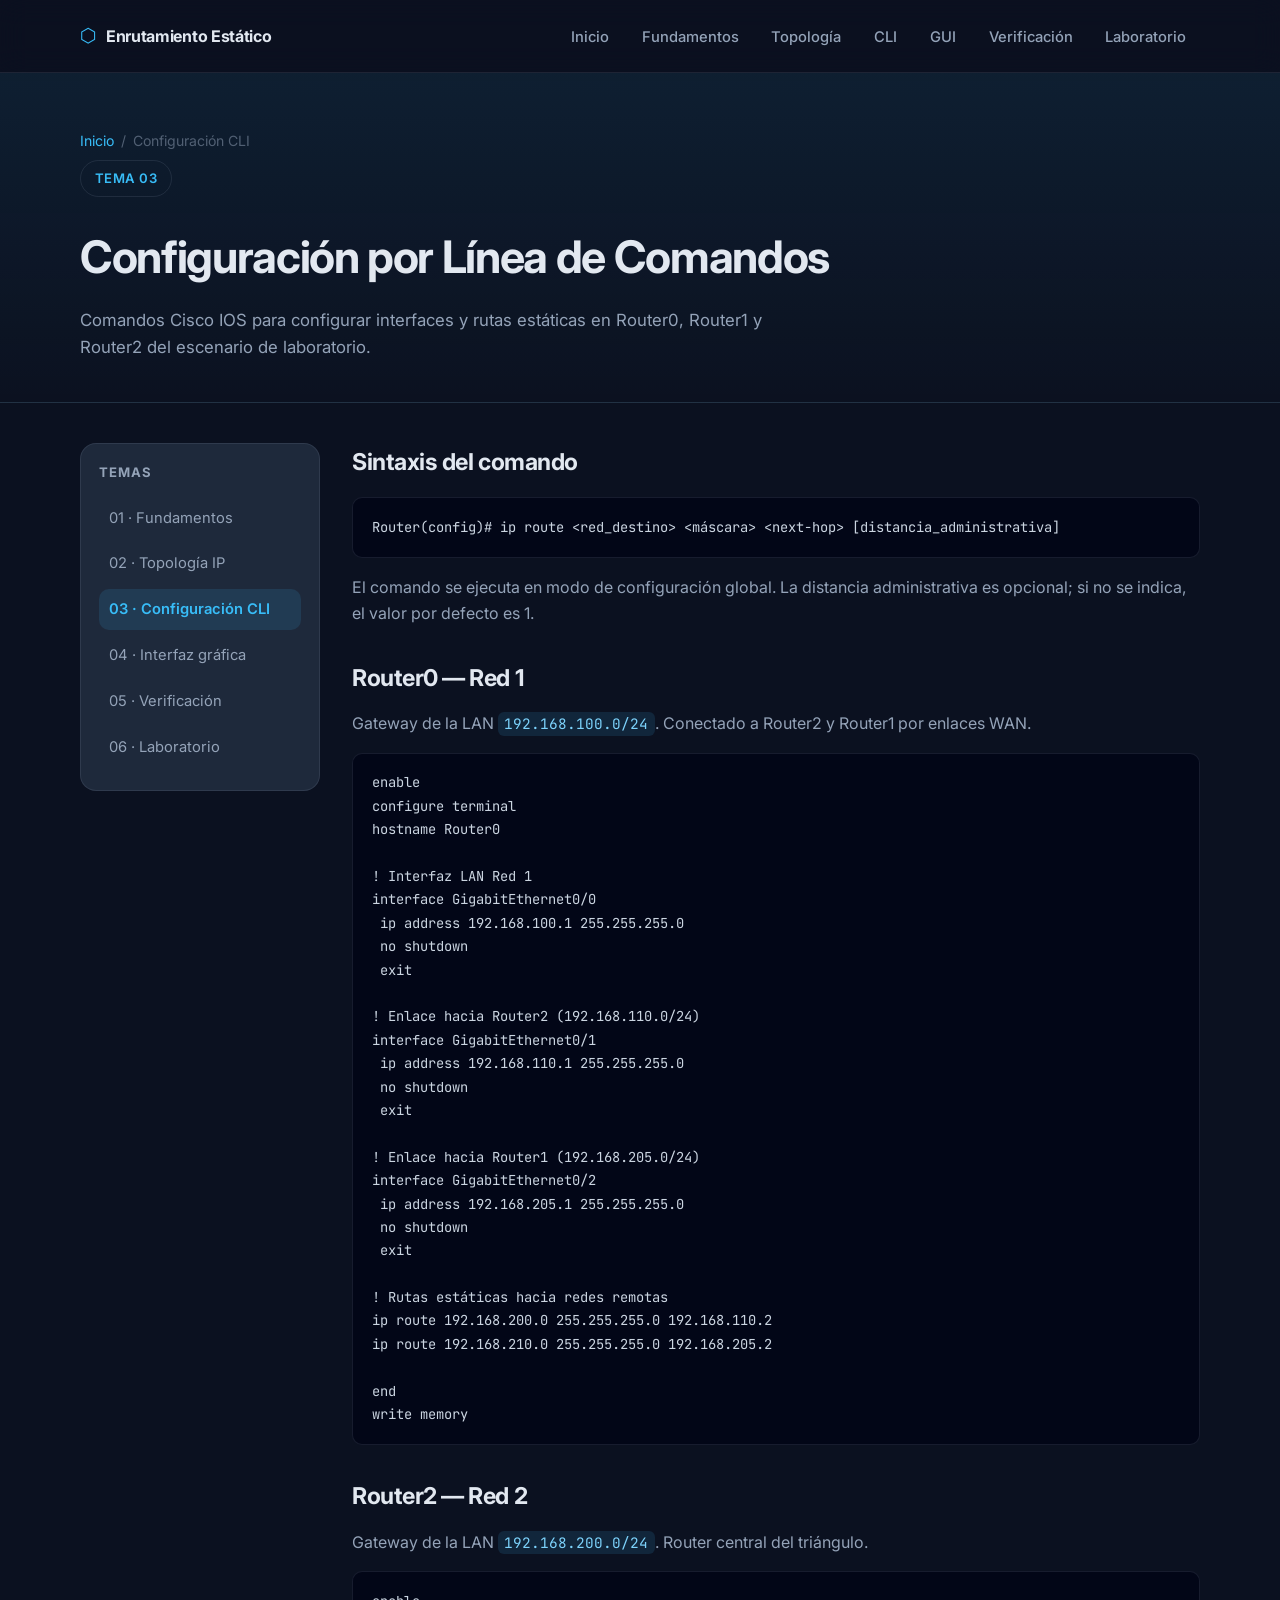
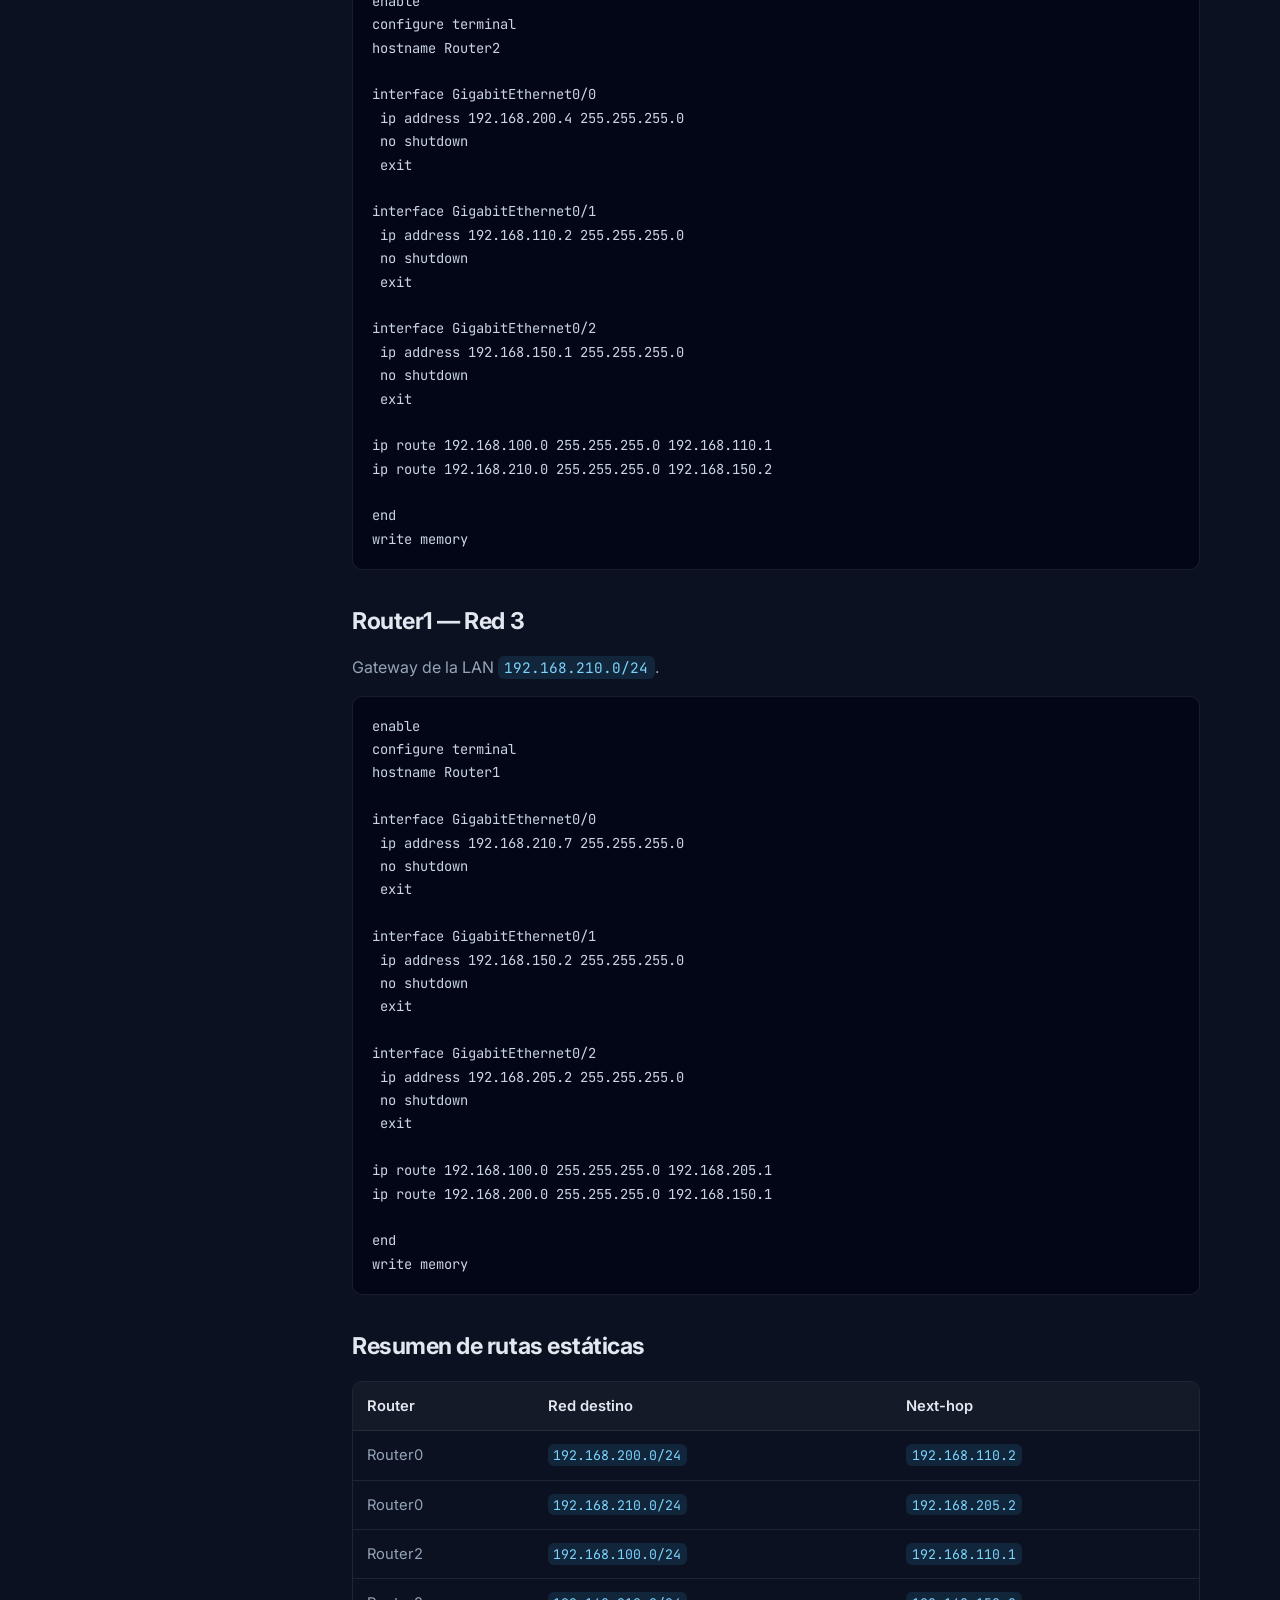
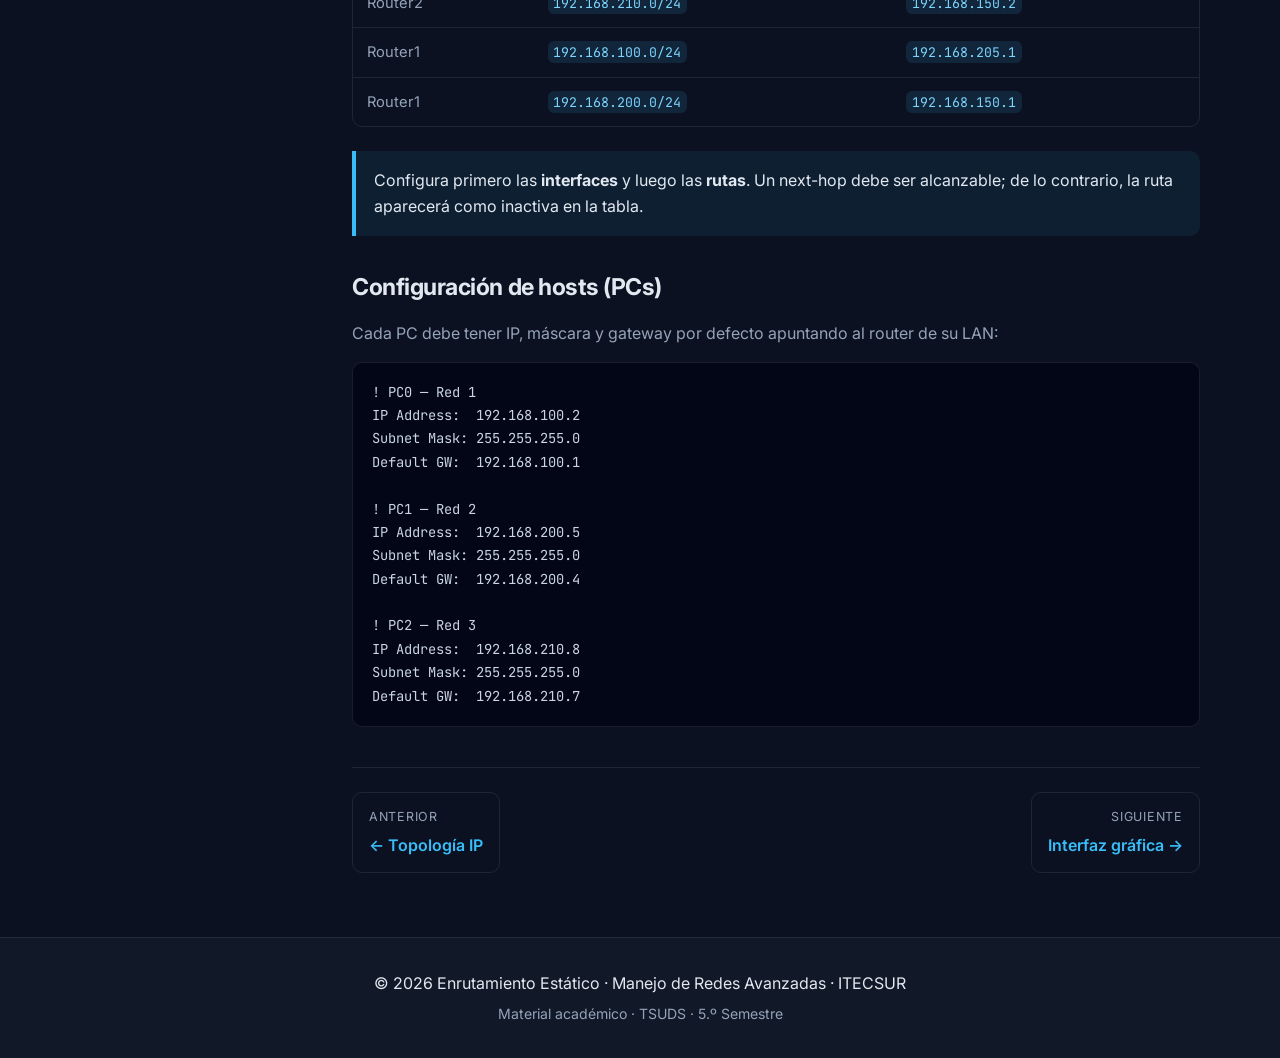
<file: temas/configuracion-cli.html>
<!DOCTYPE html>
<html lang="es">
<head>
  <meta charset="UTF-8">
  <meta name="viewport" content="width=device-width, initial-scale=1.0">
  <meta name="description" content="Configuración de enrutamiento estático por CLI en Cisco IOS para el laboratorio Packet Tracer.">
  <title>Configuración CLI | Enrutamiento Estático</title>
  <link rel="preconnect" href="https://fonts.googleapis.com">
  <link rel="preconnect" href="https://fonts.gstatic.com" crossorigin>
  <link href="https://fonts.googleapis.com/css2?family=Inter:wght@400;500;600;700&family=JetBrains+Mono:wght@400;500&display=swap" rel="stylesheet">
  <link rel="stylesheet" href="../css/styles.css">
</head>
<body>
  <header class="site-header">
    <nav class="nav container">
      <a class="nav__brand" href="../index.html">
        <span class="nav__icon" aria-hidden="true">⬡</span>
        Enrutamiento Estático
      </a>
      <button class="nav__toggle" type="button" aria-label="Abrir menú" aria-expanded="false">
        <span></span><span></span><span></span>
      </button>
      <ul class="nav__links">
        <li><a href="../index.html">Inicio</a></li>
        <li><a href="fundamentos.html">Fundamentos</a></li>
        <li><a href="topologia.html">Topología</a></li>
        <li><a href="configuracion-cli.html">CLI</a></li>
        <li><a href="interfaz-grafica.html">GUI</a></li>
        <li><a href="verificacion.html">Verificación</a></li>
        <li><a href="laboratorio.html">Laboratorio</a></li>
      </ul>
    </nav>
  </header>

  <section class="page-hero">
    <div class="container">
      <nav class="breadcrumb" aria-label="Ruta de navegación">
        <a href="../index.html">Inicio</a>
        <span>/</span>
        <span>Configuración CLI</span>
      </nav>
      <p class="hero__badge">Tema 03</p>
      <h1>Configuración por Línea de Comandos</h1>
      <p class="page-hero__lead">
        Comandos Cisco IOS para configurar interfaces y rutas estáticas en Router0, Router1 y Router2
        del escenario de laboratorio.
      </p>
    </div>
  </section>

  <div class="container page-layout">
    <aside class="sidebar">
      <h2>Temas</h2>
      <a href="fundamentos.html">01 · Fundamentos</a>
      <a href="topologia.html">02 · Topología IP</a>
      <a class="is-active" href="configuracion-cli.html">03 · Configuración CLI</a>
      <a href="interfaz-grafica.html">04 · Interfaz gráfica</a>
      <a href="verificacion.html">05 · Verificación</a>
      <a href="laboratorio.html">06 · Laboratorio</a>
    </aside>

    <article class="page-content">
      <h2>Sintaxis del comando</h2>
      <pre class="code-block"><code>Router(config)# ip route &lt;red_destino&gt; &lt;máscara&gt; &lt;next-hop&gt; [distancia_administrativa]</code></pre>
      <p>
        El comando se ejecuta en modo de configuración global. La distancia administrativa es
        opcional; si no se indica, el valor por defecto es 1.
      </p>

      <h2>Router0 — Red 1</h2>
      <p>Gateway de la LAN <code>192.168.100.0/24</code>. Conectado a Router2 y Router1 por enlaces WAN.</p>
      <pre class="code-block"><code>enable
configure terminal
hostname Router0

! Interfaz LAN Red 1
interface GigabitEthernet0/0
 ip address 192.168.100.1 255.255.255.0
 no shutdown
 exit

! Enlace hacia Router2 (192.168.110.0/24)
interface GigabitEthernet0/1
 ip address 192.168.110.1 255.255.255.0
 no shutdown
 exit

! Enlace hacia Router1 (192.168.205.0/24)
interface GigabitEthernet0/2
 ip address 192.168.205.1 255.255.255.0
 no shutdown
 exit

! Rutas estáticas hacia redes remotas
ip route 192.168.200.0 255.255.255.0 192.168.110.2
ip route 192.168.210.0 255.255.255.0 192.168.205.2

end
write memory</code></pre>

      <h2>Router2 — Red 2</h2>
      <p>Gateway de la LAN <code>192.168.200.0/24</code>. Router central del triángulo.</p>
      <pre class="code-block"><code>enable
configure terminal
hostname Router2

interface GigabitEthernet0/0
 ip address 192.168.200.4 255.255.255.0
 no shutdown
 exit

interface GigabitEthernet0/1
 ip address 192.168.110.2 255.255.255.0
 no shutdown
 exit

interface GigabitEthernet0/2
 ip address 192.168.150.1 255.255.255.0
 no shutdown
 exit

ip route 192.168.100.0 255.255.255.0 192.168.110.1
ip route 192.168.210.0 255.255.255.0 192.168.150.2

end
write memory</code></pre>

      <h2>Router1 — Red 3</h2>
      <p>Gateway de la LAN <code>192.168.210.0/24</code>.</p>
      <pre class="code-block"><code>enable
configure terminal
hostname Router1

interface GigabitEthernet0/0
 ip address 192.168.210.7 255.255.255.0
 no shutdown
 exit

interface GigabitEthernet0/1
 ip address 192.168.150.2 255.255.255.0
 no shutdown
 exit

interface GigabitEthernet0/2
 ip address 192.168.205.2 255.255.255.0
 no shutdown
 exit

ip route 192.168.100.0 255.255.255.0 192.168.205.1
ip route 192.168.200.0 255.255.255.0 192.168.150.1

end
write memory</code></pre>

      <h2>Resumen de rutas estáticas</h2>
      <div class="data-table-wrap">
        <table class="data-table">
          <thead>
            <tr>
              <th>Router</th>
              <th>Red destino</th>
              <th>Next-hop</th>
            </tr>
          </thead>
          <tbody>
            <tr>
              <td>Router0</td>
              <td><code>192.168.200.0/24</code></td>
              <td><code>192.168.110.2</code></td>
            </tr>
            <tr>
              <td>Router0</td>
              <td><code>192.168.210.0/24</code></td>
              <td><code>192.168.205.2</code></td>
            </tr>
            <tr>
              <td>Router2</td>
              <td><code>192.168.100.0/24</code></td>
              <td><code>192.168.110.1</code></td>
            </tr>
            <tr>
              <td>Router2</td>
              <td><code>192.168.210.0/24</code></td>
              <td><code>192.168.150.2</code></td>
            </tr>
            <tr>
              <td>Router1</td>
              <td><code>192.168.100.0/24</code></td>
              <td><code>192.168.205.1</code></td>
            </tr>
            <tr>
              <td>Router1</td>
              <td><code>192.168.200.0/24</code></td>
              <td><code>192.168.150.1</code></td>
            </tr>
          </tbody>
        </table>
      </div>

      <div class="callout">
        <p>Configura primero las <strong>interfaces</strong> y luego las <strong>rutas</strong>. Un next-hop debe ser alcanzable; de lo contrario, la ruta aparecerá como inactiva en la tabla.</p>
      </div>

      <h2>Configuración de hosts (PCs)</h2>
      <p>Cada PC debe tener IP, máscara y gateway por defecto apuntando al router de su LAN:</p>
      <pre class="code-block"><code>! PC0 — Red 1
IP Address:  192.168.100.2
Subnet Mask: 255.255.255.0
Default GW:  192.168.100.1

! PC1 — Red 2
IP Address:  192.168.200.5
Subnet Mask: 255.255.255.0
Default GW:  192.168.200.4

! PC2 — Red 3
IP Address:  192.168.210.8
Subnet Mask: 255.255.255.0
Default GW:  192.168.210.7</code></pre>

      <nav class="topic-nav" aria-label="Navegación entre temas">
        <a href="topologia.html">
          <span class="topic-nav__label">Anterior</span>
          <span class="topic-nav__title">← Topología IP</span>
        </a>
        <a class="topic-nav__next" href="interfaz-grafica.html">
          <span class="topic-nav__label">Siguiente</span>
          <span class="topic-nav__title">Interfaz gráfica →</span>
        </a>
      </nav>
    </article>
  </div>

  <footer class="site-footer">
    <div class="container site-footer__inner">
      <p>© <span id="current-year">2026</span> Enrutamiento Estático · Manejo de Redes Avanzadas · ITECSUR</p>
      <p class="site-footer__meta">Material académico · TSUDS · 5.º Semestre</p>
    </div>
  </footer>

  <script src="../js/main.js"></script>
</body>
</html>
</file>
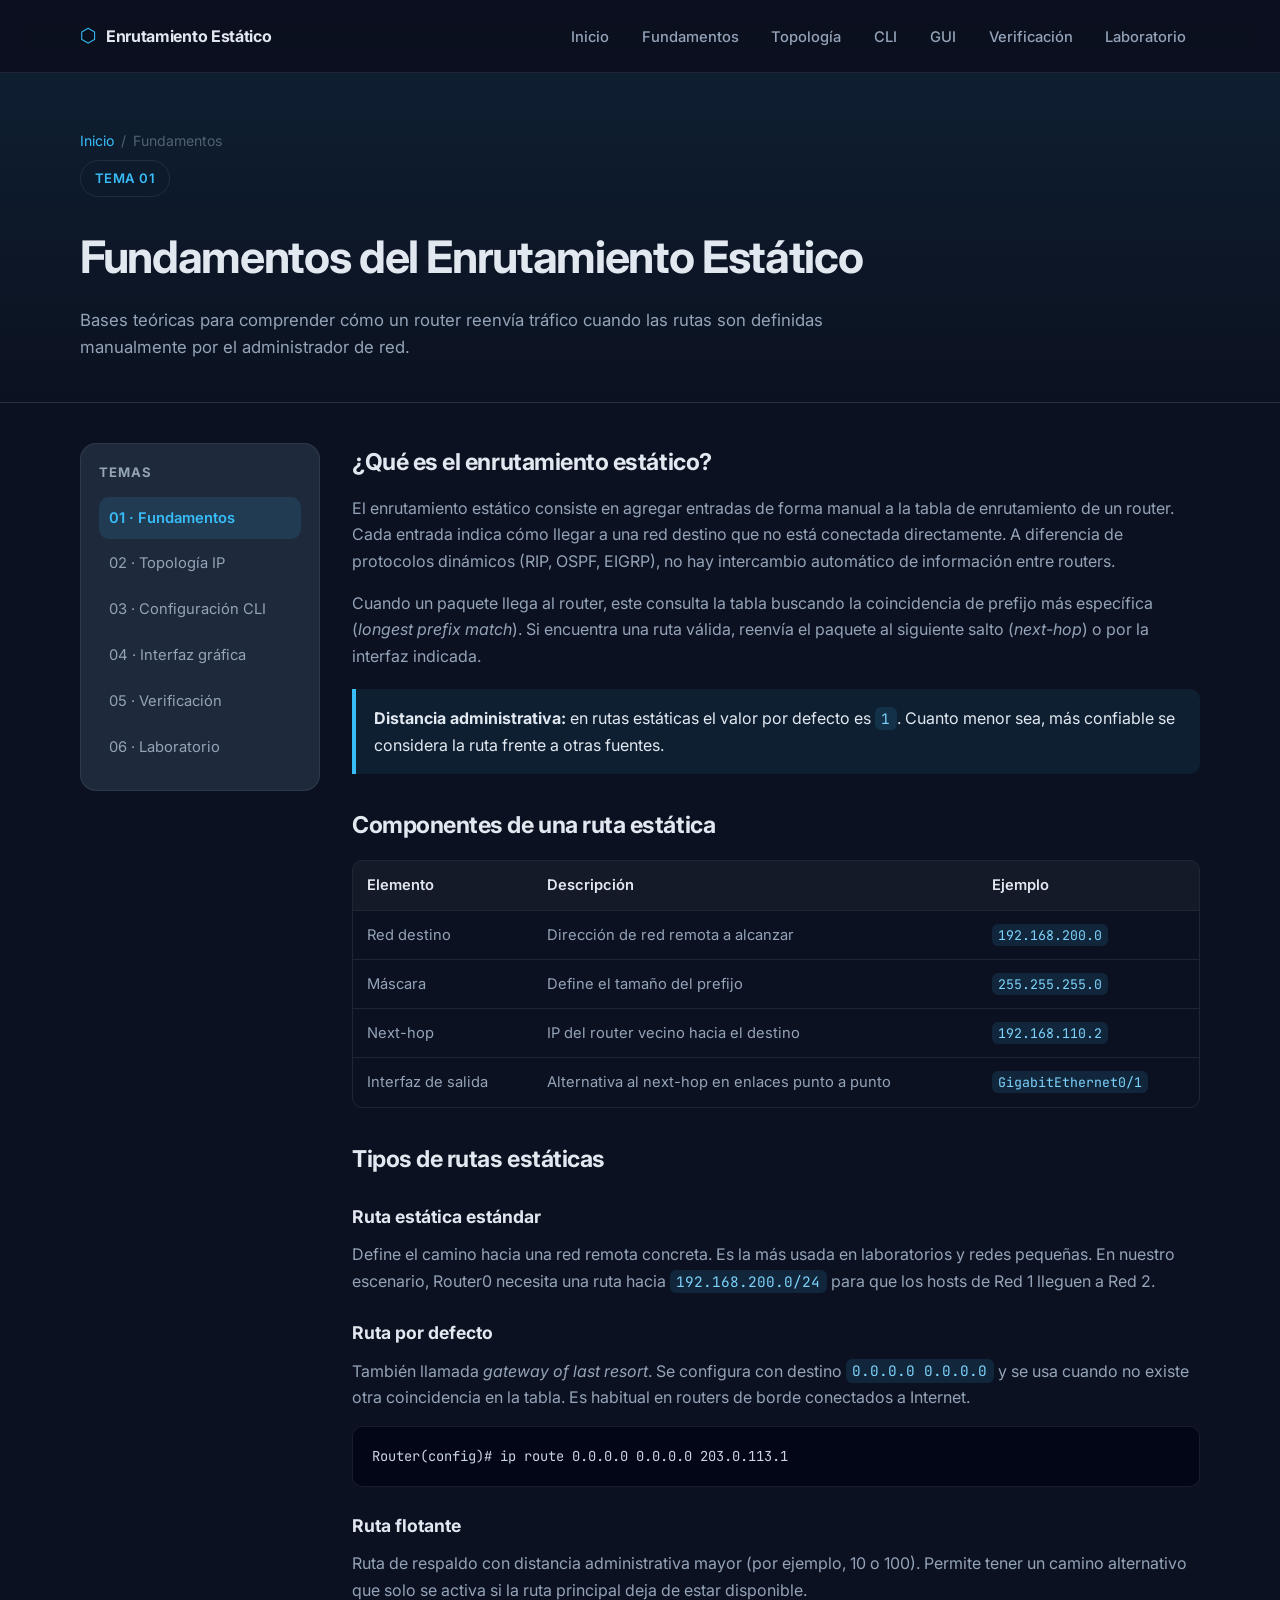
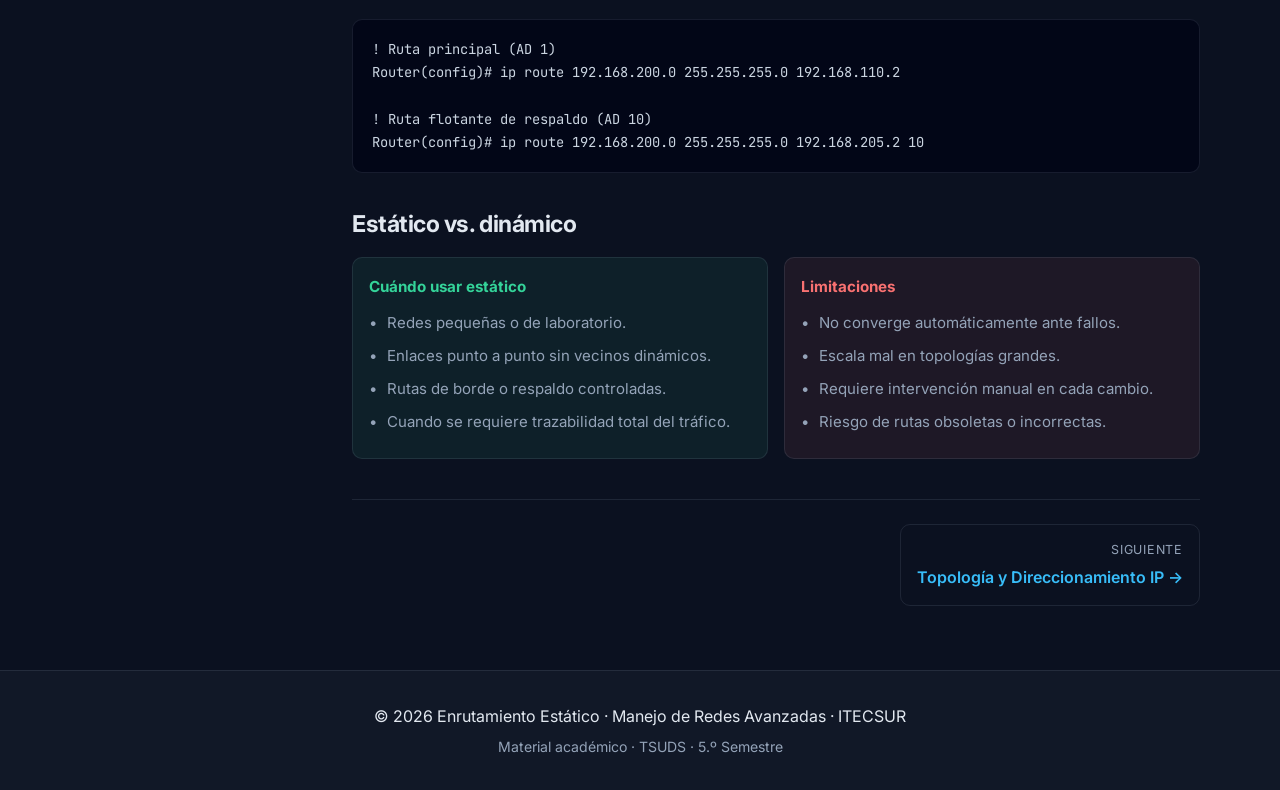
<file: temas/fundamentos.html>
<!DOCTYPE html>
<html lang="es">
<head>
  <meta charset="UTF-8">
  <meta name="viewport" content="width=device-width, initial-scale=1.0">
  <meta name="description" content="Fundamentos del enrutamiento estático: conceptos, tabla de enrutamiento y tipos de rutas.">
  <title>Fundamentos | Enrutamiento Estático</title>
  <link rel="preconnect" href="https://fonts.googleapis.com">
  <link rel="preconnect" href="https://fonts.gstatic.com" crossorigin>
  <link href="https://fonts.googleapis.com/css2?family=Inter:wght@400;500;600;700&family=JetBrains+Mono:wght@400;500&display=swap" rel="stylesheet">
  <link rel="stylesheet" href="../css/styles.css">
</head>
<body>
  <header class="site-header">
    <nav class="nav container">
      <a class="nav__brand" href="../index.html">
        <span class="nav__icon" aria-hidden="true">⬡</span>
        Enrutamiento Estático
      </a>
      <button class="nav__toggle" type="button" aria-label="Abrir menú" aria-expanded="false">
        <span></span><span></span><span></span>
      </button>
      <ul class="nav__links">
        <li><a href="../index.html">Inicio</a></li>
        <li><a href="fundamentos.html">Fundamentos</a></li>
        <li><a href="topologia.html">Topología</a></li>
        <li><a href="configuracion-cli.html">CLI</a></li>
        <li><a href="interfaz-grafica.html">GUI</a></li>
        <li><a href="verificacion.html">Verificación</a></li>
        <li><a href="laboratorio.html">Laboratorio</a></li>
      </ul>
    </nav>
  </header>

  <section class="page-hero">
    <div class="container">
      <nav class="breadcrumb" aria-label="Ruta de navegación">
        <a href="../index.html">Inicio</a>
        <span>/</span>
        <span>Fundamentos</span>
      </nav>
      <p class="hero__badge">Tema 01</p>
      <h1>Fundamentos del Enrutamiento Estático</h1>
      <p class="page-hero__lead">
        Bases teóricas para comprender cómo un router reenvía tráfico cuando las rutas
        son definidas manualmente por el administrador de red.
      </p>
    </div>
  </section>

  <div class="container page-layout">
    <aside class="sidebar">
      <h2>Temas</h2>
      <a class="is-active" href="fundamentos.html">01 · Fundamentos</a>
      <a href="topologia.html">02 · Topología IP</a>
      <a href="configuracion-cli.html">03 · Configuración CLI</a>
      <a href="interfaz-grafica.html">04 · Interfaz gráfica</a>
      <a href="verificacion.html">05 · Verificación</a>
      <a href="laboratorio.html">06 · Laboratorio</a>
    </aside>

    <article class="page-content">
      <h2>¿Qué es el enrutamiento estático?</h2>
      <p>
        El enrutamiento estático consiste en agregar entradas de forma manual a la tabla de
        enrutamiento de un router. Cada entrada indica cómo llegar a una red destino que no
        está conectada directamente. A diferencia de protocolos dinámicos (RIP, OSPF, EIGRP),
        no hay intercambio automático de información entre routers.
      </p>
      <p>
        Cuando un paquete llega al router, este consulta la tabla buscando la coincidencia de
        prefijo más específica (<em>longest prefix match</em>). Si encuentra una ruta válida,
        reenvía el paquete al siguiente salto (<em>next-hop</em>) o por la interfaz indicada.
      </p>

      <div class="callout">
        <p><strong>Distancia administrativa:</strong> en rutas estáticas el valor por defecto es <code>1</code>. Cuanto menor sea, más confiable se considera la ruta frente a otras fuentes.</p>
      </div>

      <h2>Componentes de una ruta estática</h2>
      <div class="data-table-wrap">
        <table class="data-table">
          <thead>
            <tr>
              <th>Elemento</th>
              <th>Descripción</th>
              <th>Ejemplo</th>
            </tr>
          </thead>
          <tbody>
            <tr>
              <td>Red destino</td>
              <td>Dirección de red remota a alcanzar</td>
              <td><code>192.168.200.0</code></td>
            </tr>
            <tr>
              <td>Máscara</td>
              <td>Define el tamaño del prefijo</td>
              <td><code>255.255.255.0</code></td>
            </tr>
            <tr>
              <td>Next-hop</td>
              <td>IP del router vecino hacia el destino</td>
              <td><code>192.168.110.2</code></td>
            </tr>
            <tr>
              <td>Interfaz de salida</td>
              <td>Alternativa al next-hop en enlaces punto a punto</td>
              <td><code>GigabitEthernet0/1</code></td>
            </tr>
          </tbody>
        </table>
      </div>

      <h2>Tipos de rutas estáticas</h2>
      <h3>Ruta estática estándar</h3>
      <p>
        Define el camino hacia una red remota concreta. Es la más usada en laboratorios y
        redes pequeñas. En nuestro escenario, Router0 necesita una ruta hacia
        <code>192.168.200.0/24</code> para que los hosts de Red 1 lleguen a Red 2.
      </p>

      <h3>Ruta por defecto</h3>
      <p>
        También llamada <em>gateway of last resort</em>. Se configura con destino
        <code>0.0.0.0 0.0.0.0</code> y se usa cuando no existe otra coincidencia en la tabla.
        Es habitual en routers de borde conectados a Internet.
      </p>
      <pre class="code-block"><code>Router(config)# ip route 0.0.0.0 0.0.0.0 203.0.113.1</code></pre>

      <h3>Ruta flotante</h3>
      <p>
        Ruta de respaldo con distancia administrativa mayor (por ejemplo, 10 o 100). Permite
        tener un camino alternativo que solo se activa si la ruta principal deja de estar
        disponible.
      </p>
      <pre class="code-block"><code>! Ruta principal (AD 1)
Router(config)# ip route 192.168.200.0 255.255.255.0 192.168.110.2

! Ruta flotante de respaldo (AD 10)
Router(config)# ip route 192.168.200.0 255.255.255.0 192.168.205.2 10</code></pre>

      <h2>Estático vs. dinámico</h2>
      <div class="pros-cons">
        <div class="pros-cons__col pros-cons__col--pro">
          <h4>Cuándo usar estático</h4>
          <ul>
            <li>Redes pequeñas o de laboratorio.</li>
            <li>Enlaces punto a punto sin vecinos dinámicos.</li>
            <li>Rutas de borde o respaldo controladas.</li>
            <li>Cuando se requiere trazabilidad total del tráfico.</li>
          </ul>
        </div>
        <div class="pros-cons__col pros-cons__col--con">
          <h4>Limitaciones</h4>
          <ul>
            <li>No converge automáticamente ante fallos.</li>
            <li>Escala mal en topologías grandes.</li>
            <li>Requiere intervención manual en cada cambio.</li>
            <li>Riesgo de rutas obsoletas o incorrectas.</li>
          </ul>
        </div>
      </div>

      <nav class="topic-nav" aria-label="Navegación entre temas">
        <span></span>
        <a class="topic-nav__next" href="topologia.html">
          <span class="topic-nav__label">Siguiente</span>
          <span class="topic-nav__title">Topología y Direccionamiento IP →</span>
        </a>
      </nav>
    </article>
  </div>

  <footer class="site-footer">
    <div class="container site-footer__inner">
      <p>© <span id="current-year">2026</span> Enrutamiento Estático · Manejo de Redes Avanzadas · ITECSUR</p>
      <p class="site-footer__meta">Material académico · TSUDS · 5.º Semestre</p>
    </div>
  </footer>

  <script src="../js/main.js"></script>
</body>
</html>
</file>
<file: css/styles.css>
:root {
  --bg: #0b1120;
  --bg-alt: #111827;
  --surface: #1e293b;
  --surface-hover: #273449;
  --border: rgba(148, 163, 184, 0.14);
  --text: #e2e8f0;
  --text-muted: #94a3b8;
  --primary: #38bdf8;
  --primary-dark: #0ea5e9;
  --accent: #818cf8;
  --success: #34d399;
  --danger: #f87171;
  --shadow: 0 24px 60px rgba(0, 0, 0, 0.35);
  --radius: 16px;
  --radius-sm: 10px;
  --container: 1120px;
  --header-h: 72px;
}

*,
*::before,
*::after {
  box-sizing: border-box;
}

html {
  scroll-behavior: smooth;
}

body {
  margin: 0;
  font-family: "Inter", system-ui, -apple-system, sans-serif;
  background: var(--bg);
  color: var(--text);
  line-height: 1.65;
}

img,
video {
  display: block;
  max-width: 100%;
}

a {
  color: inherit;
  text-decoration: none;
}

ul {
  margin: 0;
  padding: 0;
  list-style: none;
}

code {
  font-family: "JetBrains Mono", monospace;
  font-size: 0.9em;
  background: rgba(56, 189, 248, 0.12);
  color: #7dd3fc;
  padding: 0.15em 0.45em;
  border-radius: 6px;
}

.container {
  width: min(100% - 2rem, var(--container));
  margin-inline: auto;
}

/* Header */
.site-header {
  position: sticky;
  top: 0;
  z-index: 100;
  backdrop-filter: blur(14px);
  background: rgba(11, 17, 32, 0.82);
  border-bottom: 1px solid var(--border);
}

.nav {
  display: flex;
  align-items: center;
  justify-content: space-between;
  min-height: var(--header-h);
  gap: 1rem;
}

.nav__brand {
  display: inline-flex;
  align-items: center;
  gap: 0.6rem;
  font-weight: 700;
  letter-spacing: -0.02em;
}

.nav__icon {
  color: var(--primary);
  font-size: 1.2rem;
}

.nav__links {
  display: flex;
  align-items: center;
  gap: 0.35rem;
}

.nav__links a {
  padding: 0.55rem 0.85rem;
  border-radius: 999px;
  color: var(--text-muted);
  font-size: 0.92rem;
  font-weight: 500;
  transition: color 0.2s, background 0.2s;
}

.nav__links a:hover,
.nav__links a:focus-visible {
  color: var(--text);
  background: rgba(255, 255, 255, 0.06);
}

.nav__toggle {
  display: none;
  flex-direction: column;
  gap: 5px;
  background: transparent;
  border: 0;
  cursor: pointer;
  padding: 0.4rem;
}

.nav__toggle span {
  display: block;
  width: 22px;
  height: 2px;
  background: var(--text);
  border-radius: 2px;
}

/* Hero */
.hero {
  position: relative;
  padding: 5.5rem 0 4.5rem;
  overflow: hidden;
}

.hero__bg {
  position: absolute;
  inset: 0;
  background:
    radial-gradient(circle at 20% 20%, rgba(56, 189, 248, 0.18), transparent 35%),
    radial-gradient(circle at 80% 10%, rgba(129, 140, 248, 0.16), transparent 30%),
    linear-gradient(180deg, rgba(255, 255, 255, 0.02), transparent 60%);
  pointer-events: none;
}

.hero__content {
  position: relative;
}

.hero__badge {
  display: inline-block;
  margin: 0 0 1rem;
  padding: 0.4rem 0.85rem;
  border: 1px solid var(--border);
  border-radius: 999px;
  color: var(--primary);
  font-size: 0.82rem;
  font-weight: 600;
  letter-spacing: 0.04em;
  text-transform: uppercase;
}

.hero h1 {
  margin: 0 0 1rem;
  font-size: clamp(2.4rem, 6vw, 4rem);
  line-height: 1.05;
  letter-spacing: -0.04em;
  max-width: 12ch;
}

.hero__lead {
  margin: 0;
  max-width: 62ch;
  color: var(--text-muted);
  font-size: 1.08rem;
}

.hero__actions {
  display: flex;
  flex-wrap: wrap;
  gap: 0.85rem;
  margin-top: 2rem;
}

.btn {
  display: inline-flex;
  align-items: center;
  justify-content: center;
  padding: 0.85rem 1.25rem;
  border-radius: 999px;
  font-weight: 600;
  font-size: 0.95rem;
  transition: transform 0.2s, box-shadow 0.2s, background 0.2s;
}

.btn:hover {
  transform: translateY(-1px);
}

.btn--primary {
  background: linear-gradient(135deg, var(--primary), var(--accent));
  color: #041018;
  box-shadow: 0 12px 30px rgba(56, 189, 248, 0.25);
}

.btn--ghost {
  border: 1px solid var(--border);
  color: var(--text);
}

.btn--ghost:hover {
  background: rgba(255, 255, 255, 0.05);
}

/* Sections */
.section {
  padding: 4.5rem 0;
}

.section--alt {
  background: linear-gradient(180deg, rgba(255, 255, 255, 0.02), transparent);
  border-block: 1px solid var(--border);
}

.section__header {
  margin-bottom: 2.5rem;
}

.section__label {
  display: inline-block;
  margin-bottom: 0.75rem;
  color: var(--primary);
  font-size: 0.82rem;
  font-weight: 700;
  letter-spacing: 0.08em;
  text-transform: uppercase;
}

.section__header h2 {
  margin: 0;
  font-size: clamp(1.7rem, 3vw, 2.4rem);
  letter-spacing: -0.03em;
}

.section__desc {
  margin: 0.75rem 0 0;
  max-width: 60ch;
  color: var(--text-muted);
}

/* Intro */
.intro-grid {
  display: grid;
  grid-template-columns: 1.4fr 0.9fr;
  gap: 1.25rem;
}

.card {
  background: var(--surface);
  border: 1px solid var(--border);
  border-radius: var(--radius);
  padding: 1.6rem;
  box-shadow: var(--shadow);
}

.card p {
  margin: 0 0 1rem;
  color: var(--text-muted);
}

.card p:last-child {
  margin-bottom: 0;
}

.card strong {
  color: var(--text);
}

.info-panel h3 {
  margin: 0 0 1rem;
  font-size: 1.05rem;
}

.info-panel li {
  position: relative;
  padding-left: 1.2rem;
  margin-bottom: 0.65rem;
  color: var(--text-muted);
}

.info-panel li::before {
  content: "";
  position: absolute;
  left: 0;
  top: 0.55rem;
  width: 7px;
  height: 7px;
  border-radius: 50%;
  background: var(--primary);
}

/* Topics */
.topics-grid {
  display: grid;
  grid-template-columns: repeat(3, 1fr);
  gap: 1rem;
}

.topic-card {
  background: var(--surface);
  border: 1px solid var(--border);
  border-radius: var(--radius);
  padding: 1.4rem;
  transition: transform 0.2s, border-color 0.2s, background 0.2s;
}

.topic-card:hover {
  transform: translateY(-3px);
  border-color: rgba(56, 189, 248, 0.35);
  background: var(--surface-hover);
}

.topic-card__num {
  display: inline-block;
  margin-bottom: 0.85rem;
  color: var(--accent);
  font-size: 0.82rem;
  font-weight: 700;
  letter-spacing: 0.08em;
}

.topic-card h3 {
  margin: 0 0 0.55rem;
  font-size: 1.05rem;
}

.topic-card p {
  margin: 0;
  color: var(--text-muted);
  font-size: 0.94rem;
}

/* Content */
.content-block {
  background: var(--surface);
  border: 1px solid var(--border);
  border-radius: var(--radius);
  padding: 1.6rem;
  margin-bottom: 1.25rem;
}

.content-block h3 {
  margin: 0 0 1rem;
  font-size: 1.25rem;
}

.content-block p {
  margin: 0 0 1rem;
  color: var(--text-muted);
}

.content-block p:last-child {
  margin-bottom: 0;
}

.pros-cons {
  display: grid;
  grid-template-columns: 1fr 1fr;
  gap: 1rem;
}

.pros-cons__col {
  padding: 1rem;
  border-radius: var(--radius-sm);
  border: 1px solid var(--border);
}

.pros-cons__col h4 {
  margin: 0 0 0.75rem;
  font-size: 0.95rem;
}

.pros-cons__col li {
  position: relative;
  padding-left: 1.1rem;
  margin-bottom: 0.5rem;
  color: var(--text-muted);
  font-size: 0.94rem;
}

.pros-cons__col li::before {
  content: "•";
  position: absolute;
  left: 0;
}

.pros-cons__col--pro {
  background: rgba(52, 211, 153, 0.08);
}

.pros-cons__col--pro h4 {
  color: var(--success);
}

.pros-cons__col--con {
  background: rgba(248, 113, 113, 0.08);
}

.pros-cons__col--con h4 {
  color: var(--danger);
}

.styled-list li {
  position: relative;
  padding-left: 1.2rem;
  margin-bottom: 0.75rem;
  color: var(--text-muted);
}

.styled-list li::before {
  content: "";
  position: absolute;
  left: 0;
  top: 0.55rem;
  width: 7px;
  height: 7px;
  border-radius: 50%;
  background: var(--accent);
}

.code-block {
  margin: 1rem 0;
  padding: 1.1rem 1.2rem;
  overflow-x: auto;
  background: #020617;
  border: 1px solid var(--border);
  border-radius: var(--radius-sm);
}

.code-block code {
  display: block;
  padding: 0;
  background: transparent;
  color: #cbd5e1;
  font-size: 0.86rem;
  line-height: 1.7;
  white-space: pre;
}

/* Gallery */
.gallery {
  display: grid;
  grid-template-columns: repeat(3, 1fr);
  gap: 1rem;
}

.gallery__item {
  margin: 0;
}

.gallery__trigger {
  width: 100%;
  padding: 0;
  border: 0;
  background: transparent;
  cursor: zoom-in;
  border-radius: var(--radius);
  overflow: hidden;
  border: 1px solid var(--border);
  transition: transform 0.2s, box-shadow 0.2s;
}

.gallery__trigger:hover {
  transform: translateY(-2px);
  box-shadow: var(--shadow);
}

.gallery__trigger img {
  width: 100%;
  aspect-ratio: 16 / 10;
  object-fit: cover;
}

.gallery__item figcaption {
  margin-top: 0.6rem;
  text-align: center;
  color: var(--text-muted);
  font-size: 0.88rem;
}

/* Video */
.video-wrapper {
  background: var(--surface);
  border: 1px solid var(--border);
  border-radius: var(--radius);
  overflow: hidden;
  box-shadow: var(--shadow);
}

.video-wrapper video {
  width: 100%;
  aspect-ratio: 16 / 9;
  background: #000;
}

.video-note {
  margin: 1rem 0 0;
  color: var(--text-muted);
  font-size: 0.9rem;
  text-align: center;
}

/* Footer */
.site-footer {
  border-top: 1px solid var(--border);
  padding: 2rem 0;
  background: var(--bg-alt);
}

.site-footer__inner {
  text-align: center;
}

.site-footer p {
  margin: 0;
}

.site-footer__meta {
  margin-top: 0.35rem !important;
  color: var(--text-muted);
  font-size: 0.88rem;
}

/* Lightbox */
.lightbox {
  position: fixed;
  inset: 0;
  z-index: 200;
  display: grid;
  place-items: center;
  padding: 1.5rem;
  background: rgba(2, 6, 23, 0.92);
  backdrop-filter: blur(8px);
}

.lightbox[hidden] {
  display: none;
}

.lightbox__close {
  position: absolute;
  top: 1rem;
  right: 1rem;
  width: 44px;
  height: 44px;
  border: 0;
  border-radius: 50%;
  background: rgba(255, 255, 255, 0.08);
  color: var(--text);
  font-size: 1.8rem;
  line-height: 1;
  cursor: pointer;
}

.lightbox__figure {
  margin: 0;
  max-width: min(1100px, 100%);
}

.lightbox__img {
  width: 100%;
  max-height: 78vh;
  object-fit: contain;
  border-radius: var(--radius-sm);
}

.lightbox__caption {
  margin-top: 0.85rem;
  text-align: center;
  color: var(--text-muted);
}

/* Responsive */
@media (max-width: 960px) {
  .intro-grid,
  .topics-grid,
  .gallery {
    grid-template-columns: repeat(2, 1fr);
  }
}

/* Subpages */
.page-hero {
  padding: 3.5rem 0 2.5rem;
  border-bottom: 1px solid var(--border);
  background: linear-gradient(180deg, rgba(56, 189, 248, 0.08), transparent);
}

.page-hero h1 {
  margin: 0.5rem 0 0.75rem;
  font-size: clamp(1.9rem, 4vw, 2.8rem);
  letter-spacing: -0.03em;
}

.page-hero__lead {
  margin: 0;
  max-width: 68ch;
  color: var(--text-muted);
  font-size: 1.05rem;
}

.breadcrumb {
  display: flex;
  flex-wrap: wrap;
  gap: 0.45rem;
  margin: 0 0 0.5rem;
  color: var(--text-muted);
  font-size: 0.88rem;
}

.breadcrumb a {
  color: var(--primary);
}

.breadcrumb span {
  opacity: 0.5;
}

.page-layout {
  display: grid;
  grid-template-columns: 240px 1fr;
  gap: 2rem;
  padding: 2.5rem 0 4rem;
  align-items: start;
}

.sidebar {
  position: sticky;
  top: calc(var(--header-h) + 1rem);
  background: var(--surface);
  border: 1px solid var(--border);
  border-radius: var(--radius);
  padding: 1.1rem;
}

.sidebar h2 {
  margin: 0 0 0.85rem;
  font-size: 0.82rem;
  letter-spacing: 0.08em;
  text-transform: uppercase;
  color: var(--text-muted);
}

.sidebar a {
  display: block;
  padding: 0.55rem 0.65rem;
  margin-bottom: 0.25rem;
  border-radius: var(--radius-sm);
  color: var(--text-muted);
  font-size: 0.92rem;
  transition: background 0.2s, color 0.2s;
}

.sidebar a:hover,
.sidebar a.is-active {
  background: rgba(56, 189, 248, 0.12);
  color: var(--text);
}

.sidebar a.is-active {
  font-weight: 600;
  color: var(--primary);
}

.page-content h2 {
  margin: 2rem 0 0.85rem;
  font-size: 1.45rem;
  letter-spacing: -0.02em;
}

.page-content h2:first-child {
  margin-top: 0;
}

.page-content h3 {
  margin: 1.5rem 0 0.65rem;
  font-size: 1.1rem;
}

.page-content p {
  margin: 0 0 1rem;
  color: var(--text-muted);
}

.figure-showcase {
  margin: 1.5rem 0;
  background: #020617;
  border: 1px solid var(--border);
  border-radius: var(--radius);
  overflow: hidden;
  box-shadow: var(--shadow);
}

.figure-showcase img {
  width: 100%;
  height: auto;
  max-height: 520px;
  object-fit: contain;
  object-position: center;
  background: #0f172a;
  cursor: zoom-in;
}

.figure-showcase figcaption {
  padding: 0.85rem 1rem;
  border-top: 1px solid var(--border);
  color: var(--text-muted);
  font-size: 0.9rem;
  text-align: center;
}

.figure-grid {
  display: grid;
  grid-template-columns: 1fr 1fr;
  gap: 1rem;
  margin: 1.5rem 0;
}

.data-table-wrap {
  overflow-x: auto;
  margin: 1rem 0 1.5rem;
  border: 1px solid var(--border);
  border-radius: var(--radius-sm);
}

.data-table {
  width: 100%;
  border-collapse: collapse;
  font-size: 0.92rem;
}

.data-table th,
.data-table td {
  padding: 0.75rem 0.9rem;
  text-align: left;
  border-bottom: 1px solid var(--border);
}

.data-table th {
  background: rgba(255, 255, 255, 0.04);
  color: var(--text);
  font-weight: 600;
}

.data-table td {
  color: var(--text-muted);
}

.data-table tr:last-child td {
  border-bottom: 0;
}

.topic-nav {
  display: flex;
  justify-content: space-between;
  gap: 1rem;
  margin-top: 2.5rem;
  padding-top: 1.5rem;
  border-top: 1px solid var(--border);
}

.topic-nav a {
  display: inline-flex;
  flex-direction: column;
  gap: 0.25rem;
  max-width: 48%;
  padding: 0.9rem 1rem;
  border: 1px solid var(--border);
  border-radius: var(--radius-sm);
  transition: border-color 0.2s, background 0.2s;
}

.topic-nav a:hover {
  border-color: rgba(56, 189, 248, 0.4);
  background: rgba(255, 255, 255, 0.03);
}

.topic-nav__label {
  font-size: 0.78rem;
  color: var(--text-muted);
  text-transform: uppercase;
  letter-spacing: 0.06em;
}

.topic-nav__title {
  color: var(--primary);
  font-weight: 600;
}

.topic-nav__next {
  text-align: right;
  margin-left: auto;
}

.topic-card--link {
  display: flex;
  flex-direction: column;
  color: inherit;
}

.topic-card--link .topic-card__cta {
  margin-top: auto;
  padding-top: 0.85rem;
  color: var(--primary);
  font-size: 0.88rem;
  font-weight: 600;
}

.callout {
  margin: 1.25rem 0;
  padding: 1rem 1.1rem;
  border-left: 4px solid var(--primary);
  background: rgba(56, 189, 248, 0.08);
  border-radius: 0 var(--radius-sm) var(--radius-sm) 0;
}

.callout p {
  margin: 0;
  color: var(--text);
}

.figure-showcase .gallery__trigger {
  width: 100%;
  border: 0;
  border-radius: 0;
  overflow: hidden;
}

.figure-showcase .gallery__trigger:hover {
  transform: none;
  box-shadow: none;
}

.steps-list {
  margin: 0 0 1rem;
  padding-left: 1.25rem;
  color: var(--text-muted);
}

.steps-list li {
  margin-bottom: 0.65rem;
  padding-left: 0.35rem;
}

.steps-list li::marker {
  color: var(--primary);
  font-weight: 700;
}

@media (max-width: 900px) {
  .page-layout {
    grid-template-columns: 1fr;
  }

  .sidebar {
    position: static;
  }

  .figure-grid {
    grid-template-columns: 1fr;
  }
}

@media (max-width: 720px) {
  .nav__toggle {
    display: flex;
  }

  .nav__links {
    position: absolute;
    top: var(--header-h);
    left: 0;
    right: 0;
    flex-direction: column;
    align-items: stretch;
    padding: 1rem;
    background: rgba(11, 17, 32, 0.96);
    border-bottom: 1px solid var(--border);
    transform: translateY(-120%);
    opacity: 0;
    pointer-events: none;
    transition: transform 0.25s, opacity 0.25s;
  }

  .nav__links.is-open {
    transform: translateY(0);
    opacity: 1;
    pointer-events: auto;
  }

  .nav__links a {
    border-radius: var(--radius-sm);
  }

  .intro-grid,
  .topics-grid,
  .gallery,
  .pros-cons {
    grid-template-columns: 1fr;
  }

  .hero {
    padding-top: 4rem;
  }
}
</file>
